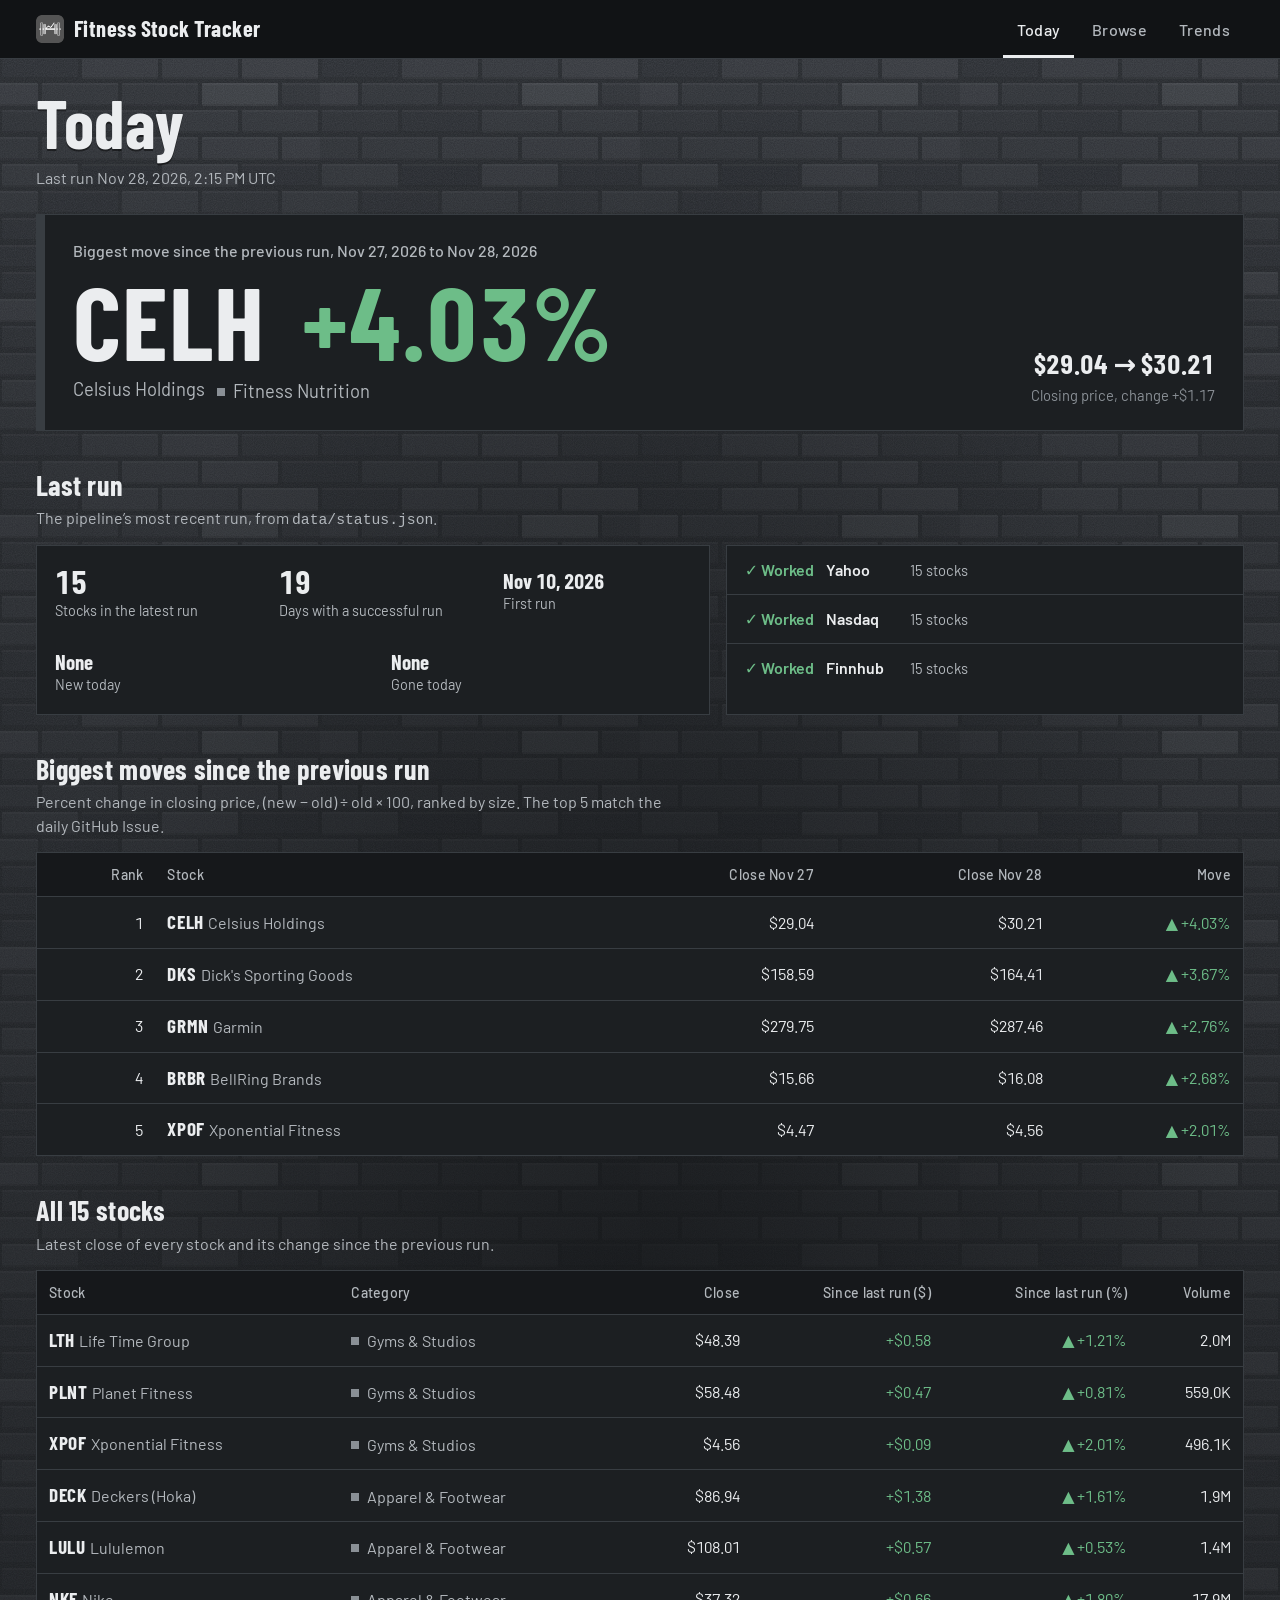
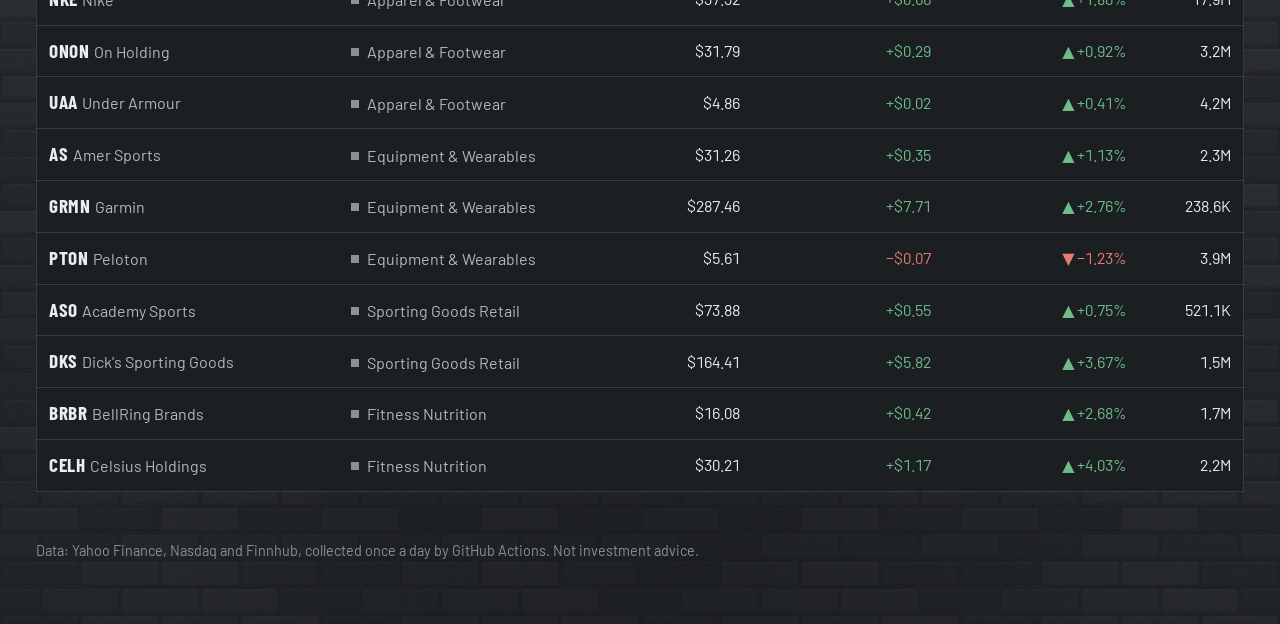
<file: index.html>
<!doctype html>
<html lang="en">
<head>
  <meta charset="utf-8">
  <meta name="viewport" content="width=device-width, initial-scale=1">
  <title>Today · Fitness Stock Tracker</title>
  <meta name="description" content="Latest prices and biggest moves for 15 fitness company stocks.">
  <meta name="theme-color" content="#111315">
  <link rel="manifest" href="manifest.webmanifest">
  <link rel="icon" href="icons/favicon-64.png" type="image/png">
  <link rel="apple-touch-icon" href="icons/apple-touch-icon.png">
  <link rel="stylesheet" href="assets/style.css?v=5">
</head>
<body>
  <nav class="nav" aria-label="Main">
    <div class="nav-inner">
      <a class="brand" href="index.html"><img src="icons/icon-192.png" alt="" width="30" height="30"><span>Fitness Stock Tracker</span></a>
      <div class="nav-links">
        <a href="index.html" aria-current="page">Today</a>
        <a href="browse.html">Browse</a>
        <a href="trends.html">Trends</a>
      </div>
    </div>
  </nav>
  <main>
    <div id="offline-notice" class="notice" hidden></div>
    <div class="page-head">
      <div>
        <h1>Today</h1>
        <p id="last-run">Loading the latest run…</p>
      </div>
    </div>

    <section class="scoreboard panel" id="scoreboard" aria-live="polite"></section>

    <section class="section" aria-labelledby="run-h">
      <h2 id="run-h">Last run</h2>
      <p class="lead">The pipeline’s most recent run, from <code>data/status.json</code>.</p>
      <div class="run-grid">
        <div class="panel stat-list" id="counts"></div>
        <div class="panel" id="sources"></div>
      </div>
    </section>

    <section class="section" aria-labelledby="moves-h">
      <h2 id="moves-h">Biggest moves since the previous run</h2>
      <p class="lead" id="moves-lead"></p>
      <div class="panel table-wrap" id="moves"></div>
    </section>

    <section class="section" aria-labelledby="all-h">
      <h2 id="all-h">All 15 stocks</h2>
      <p class="lead">Latest close of every stock and its change since the previous run.</p>
      <div class="panel table-wrap" id="latest"></div>
    </section>

    <p class="footer">Data: Yahoo Finance, Nasdaq and Finnhub, collected once a day by GitHub Actions. Not investment advice.</p>
  </main>
  <script src="assets/app.js?v=5"></script>
  <script src="assets/today.js?v=5"></script>
</body>
</html>
</file>
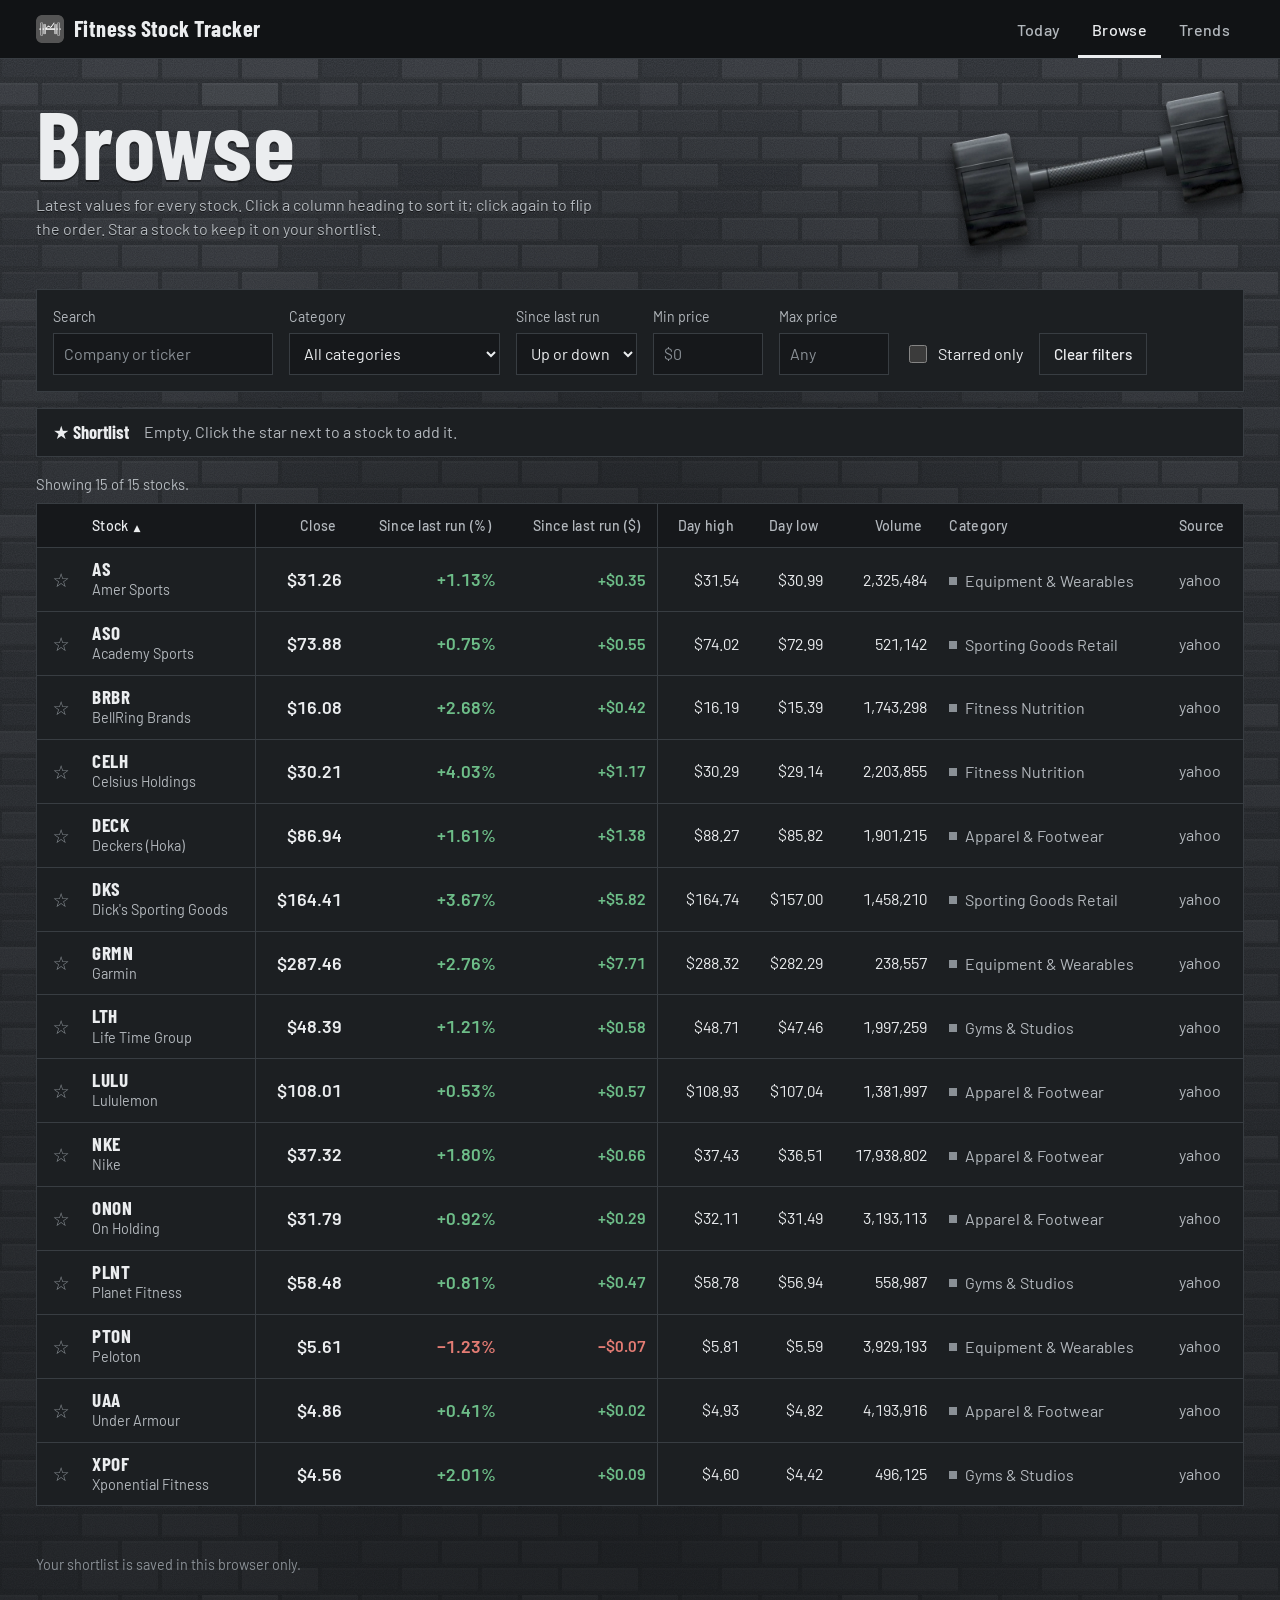
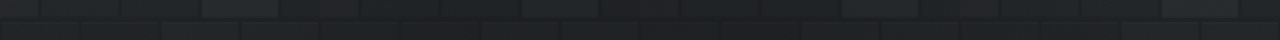
<file: browse.html>
<!doctype html>
<html lang="en">
<head>
  <meta charset="utf-8">
  <meta name="viewport" content="width=device-width, initial-scale=1">
  <title>Browse · Fitness Stock Tracker</title>
  <meta name="description" content="Filter, search, sort and star 15 fitness company stocks.">
  <meta name="theme-color" content="#111315">
  <link rel="manifest" href="manifest.webmanifest">
  <link rel="icon" href="icons/favicon-64.png" type="image/png">
  <link rel="apple-touch-icon" href="icons/apple-touch-icon.png">
  <link rel="stylesheet" href="assets/style.css?v=5">
</head>
<body>
  <nav class="nav" aria-label="Main">
    <div class="nav-inner">
      <a class="brand" href="index.html"><img src="icons/icon-192.png" alt="" width="30" height="30"><span>Fitness Stock Tracker</span></a>
      <div class="nav-links">
        <a href="index.html">Today</a>
        <a href="browse.html" aria-current="page">Browse</a>
        <a href="trends.html">Trends</a>
      </div>
    </div>
  </nav>
  <main>
    <div id="offline-notice" class="notice" hidden></div>
    <header class="page-head hero">
      <div class="hero-text">
        <h1>Browse</h1>
        <p>Latest values for every stock. Click a column heading to sort it; click again to flip the order. Star a stock to keep it on your shortlist.</p>
      </div>
      <img class="dumbbell" src="assets/img/dumbbell.webp" alt="" width="300" height="159" decoding="async">
    </header>

    <div class="panel filters-panel">
    <form class="controls" id="filters" role="search" onsubmit="return false">
      <label class="field">Search
        <input type="search" id="q" placeholder="Company or ticker" autocomplete="off">
      </label>
      <label class="field">Category
        <select id="f-category"><option value="">All categories</option></select>
      </label>
      <label class="field">Since last run
        <select id="f-direction">
          <option value="">Up or down</option>
          <option value="up">Up</option>
          <option value="down">Down</option>
        </select>
      </label>
      <label class="field">Source
        <select id="f-source"><option value="">All sources</option></select>
      </label>
      <label class="field">Min price
        <input type="number" id="f-min" min="0" step="1" inputmode="decimal" placeholder="$0">
      </label>
      <label class="field">Max price
        <input type="number" id="f-max" min="0" step="1" inputmode="decimal" placeholder="Any">
      </label>
      <label class="check"><input type="checkbox" id="f-starred"> Starred only</label>
      <button type="button" class="btn" id="clear-filters">Clear filters</button>
    </form>
    </div>

    <div class="shortlist panel" id="shortlist" aria-live="polite"></div>

    <p class="result-count" id="count" aria-live="polite"></p>
    <div class="panel table-wrap" id="table"></div>

    <p class="footer">Your shortlist is saved in this browser only.</p>
  </main>
  <script src="assets/app.js?v=5"></script>
  <script src="assets/browse.js?v=5"></script>
</body>
</html>
</file>
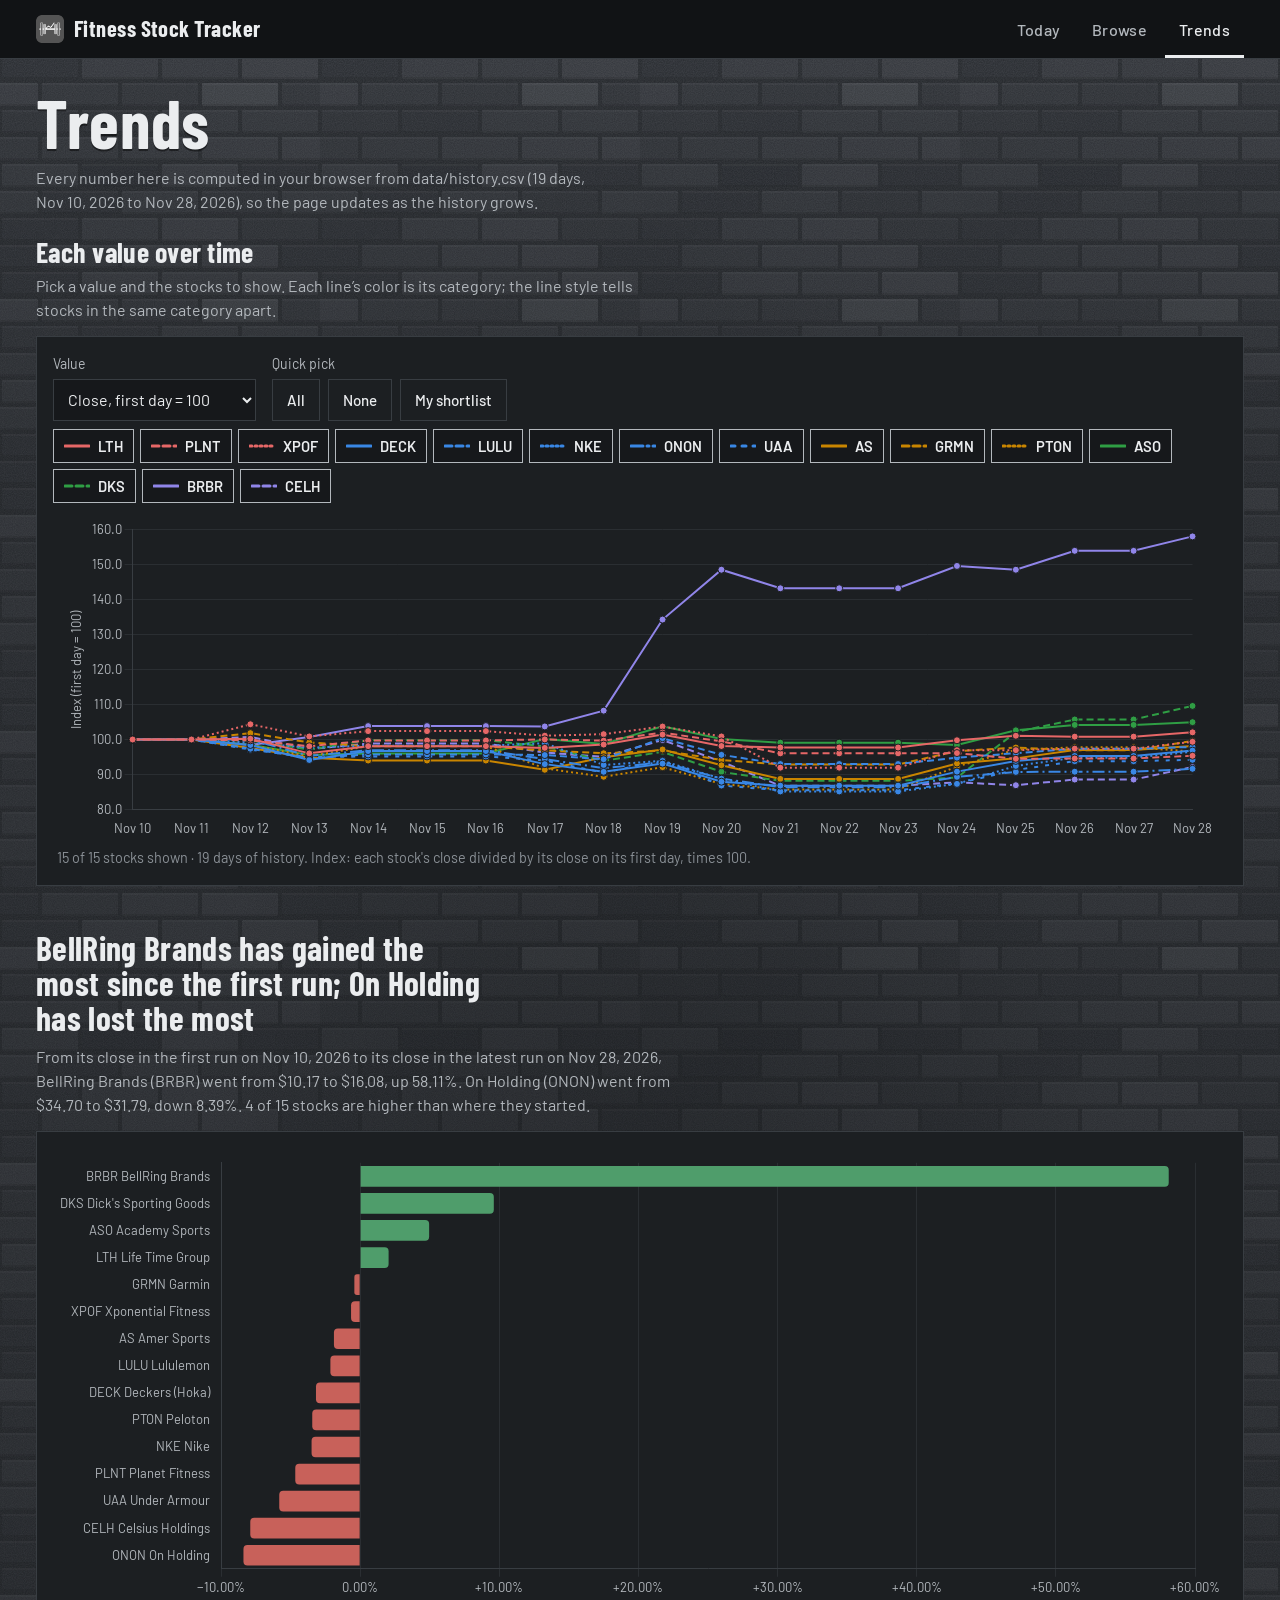
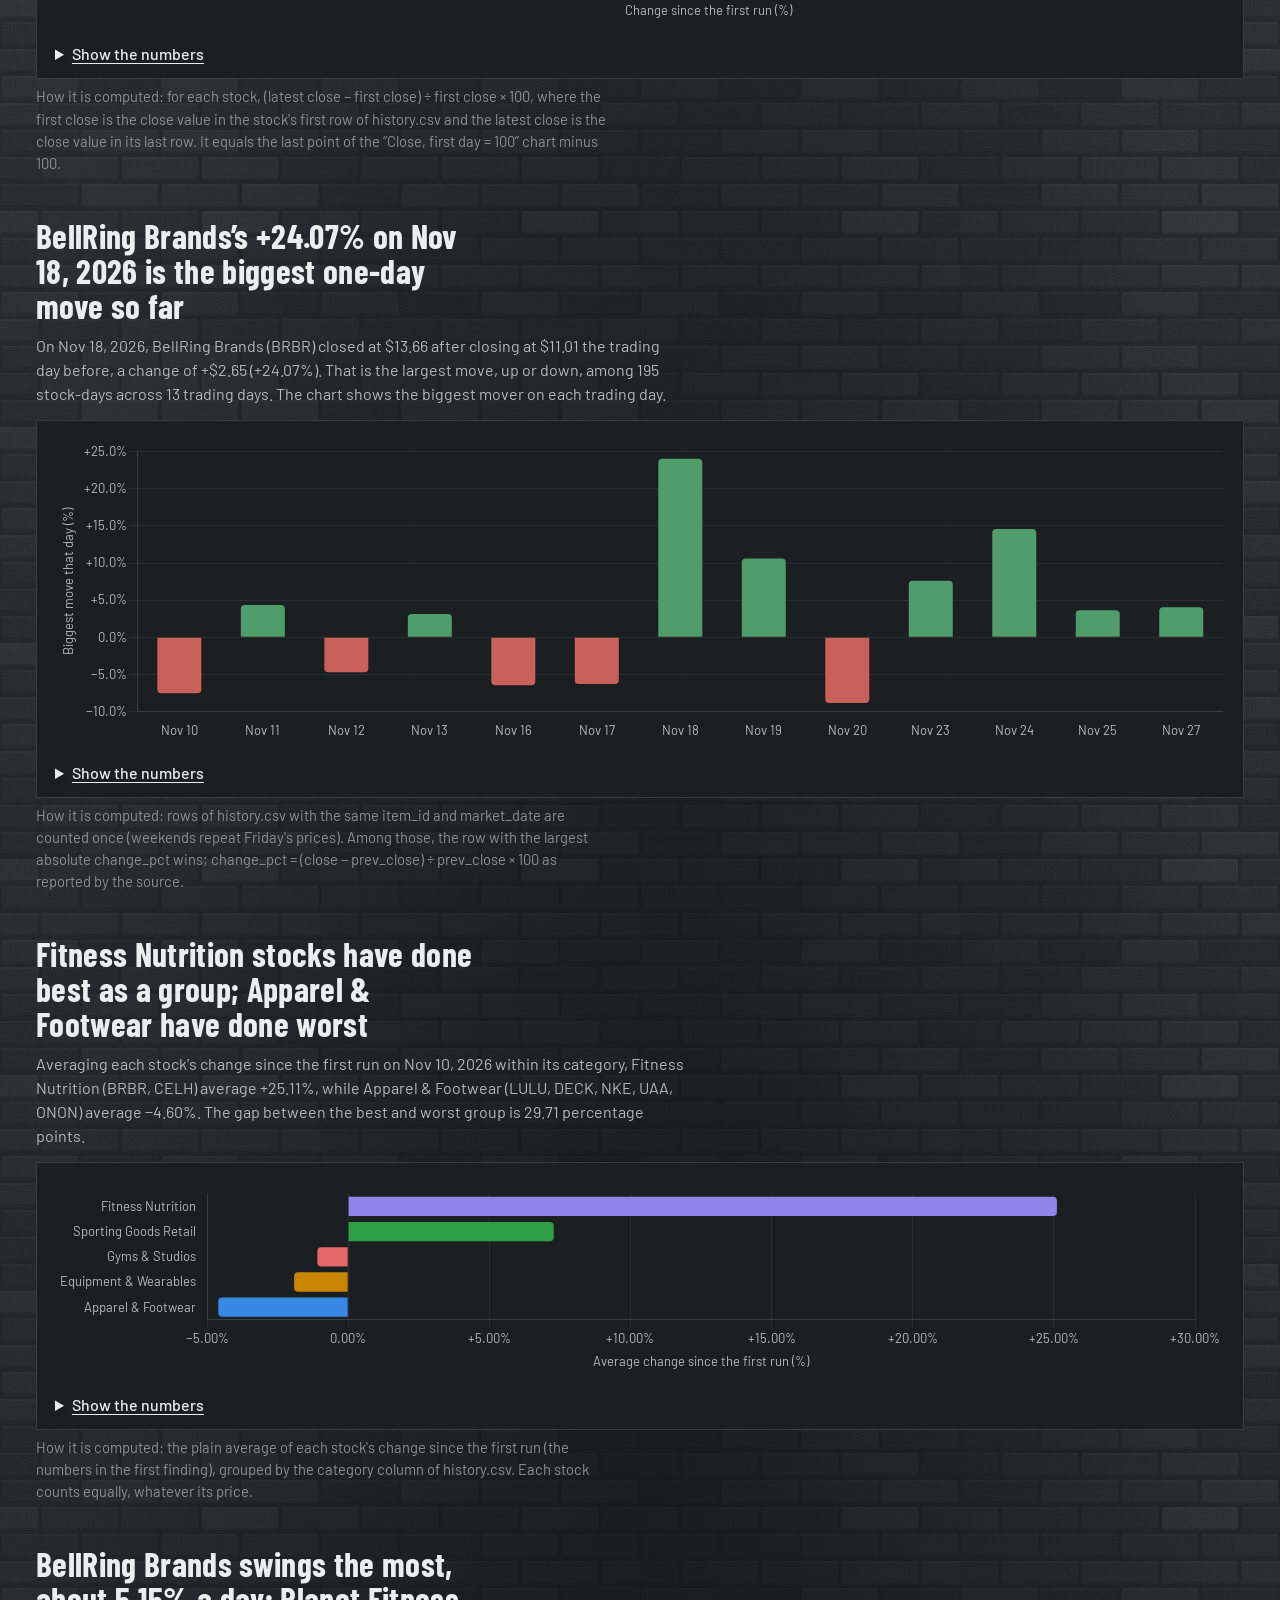
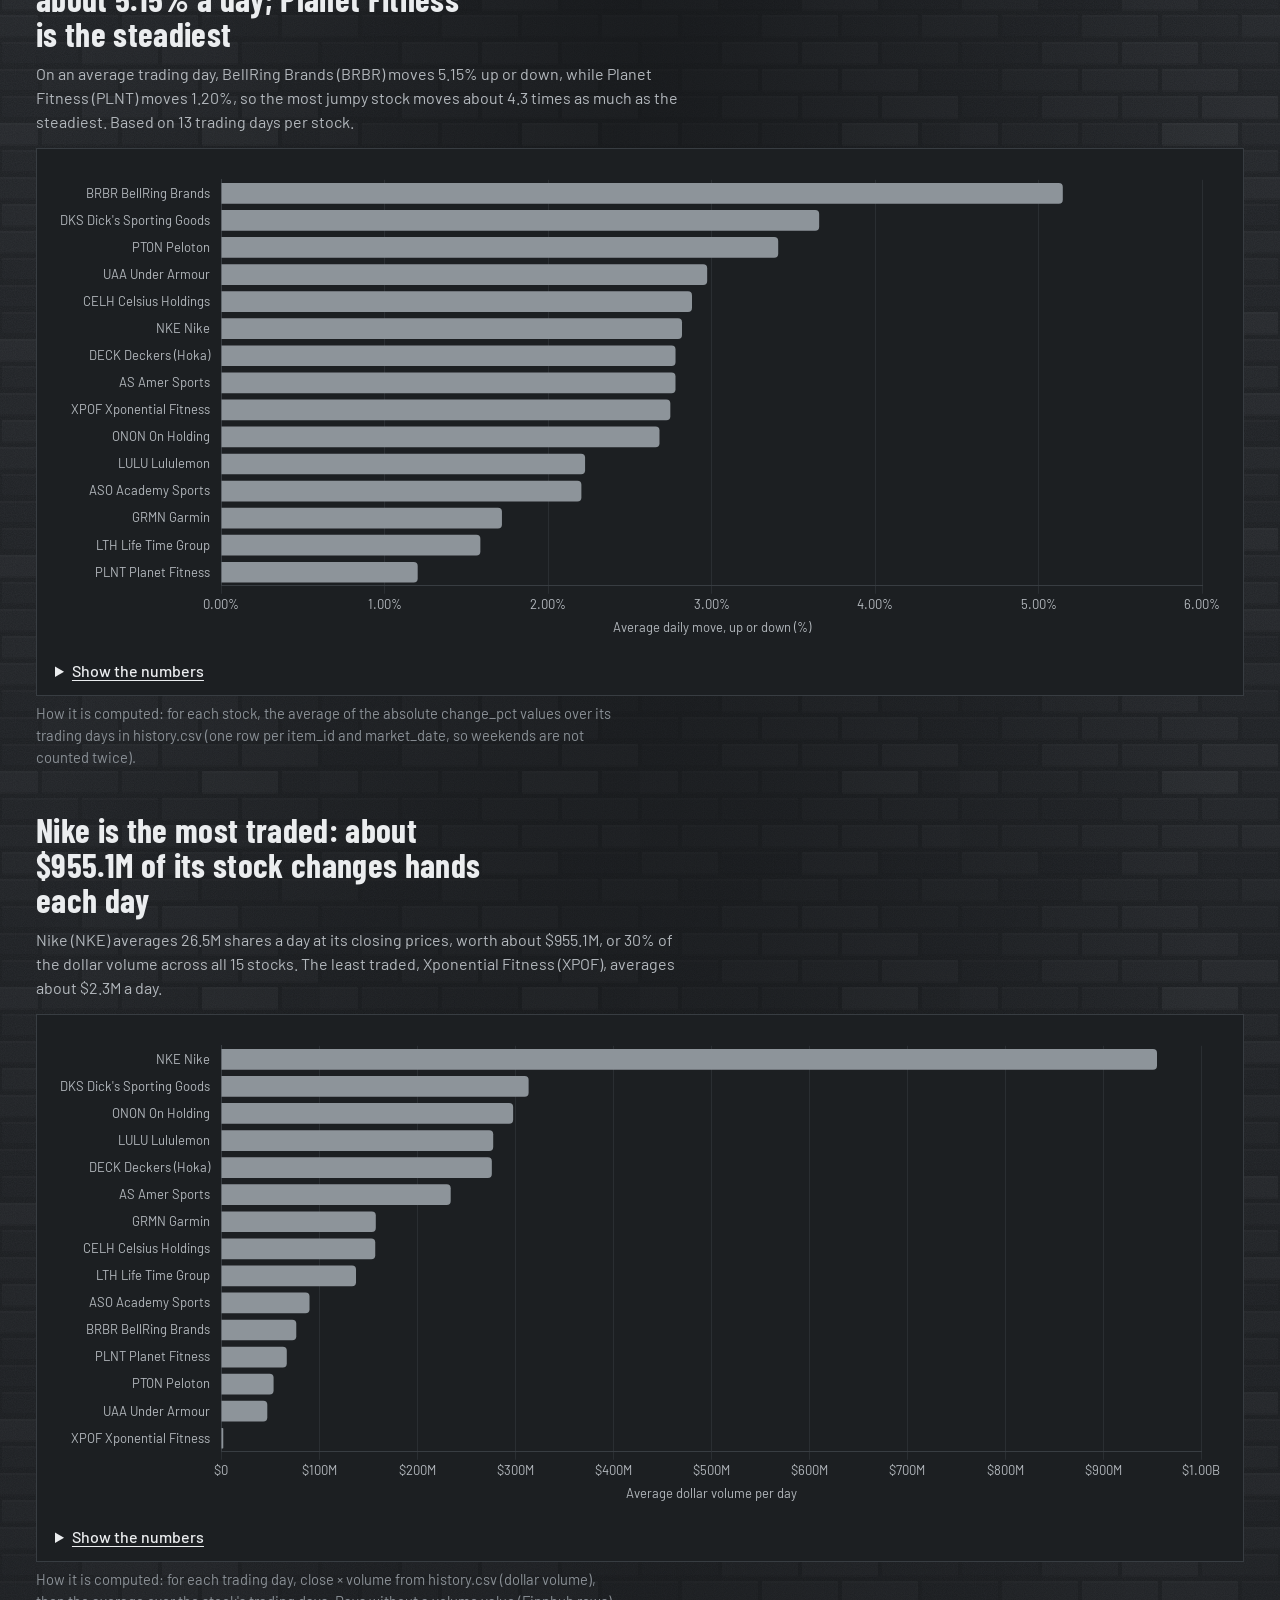
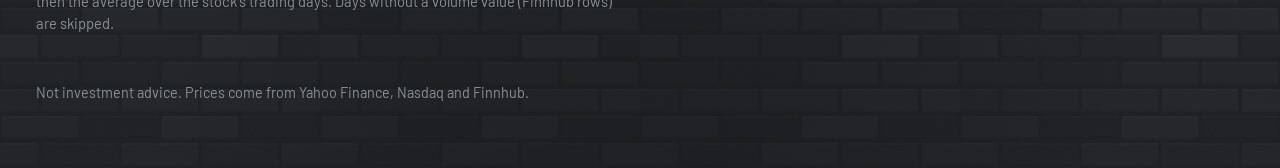
<file: trends.html>
<!doctype html>
<html lang="en">
<head>
  <meta charset="utf-8">
  <meta name="viewport" content="width=device-width, initial-scale=1">
  <title>Trends · Fitness Stock Tracker</title>
  <meta name="description" content="How 15 fitness company stocks have moved since the tracker's first run.">
  <meta name="theme-color" content="#111315">
  <link rel="manifest" href="manifest.webmanifest">
  <link rel="icon" href="icons/favicon-64.png" type="image/png">
  <link rel="apple-touch-icon" href="icons/apple-touch-icon.png">
  <link rel="stylesheet" href="assets/style.css?v=5">
</head>
<body>
  <nav class="nav" aria-label="Main">
    <div class="nav-inner">
      <a class="brand" href="index.html"><img src="icons/icon-192.png" alt="" width="30" height="30"><span>Fitness Stock Tracker</span></a>
      <div class="nav-links">
        <a href="index.html">Today</a>
        <a href="browse.html">Browse</a>
        <a href="trends.html" aria-current="page">Trends</a>
      </div>
    </div>
  </nav>
  <main>
    <div id="offline-notice" class="notice" hidden></div>
    <div class="page-head">
      <div>
        <h1>Trends</h1>
        <p id="trends-intro">Every number on this page is calculated in your browser from <code>data/history.csv</code>, so the page updates as the history grows.</p>
      </div>
    </div>

    <section class="section explorer" aria-labelledby="explore-h" style="margin-top:0">
      <h2 id="explore-h">Each value over time</h2>
      <p class="lead">Pick a value and the stocks to show. Each line’s color is its category; the line style tells stocks in the same category apart.</p>
      <div class="panel">
        <div class="controls explorer-controls">
          <label class="field">Value
            <select id="metric"></select>
          </label>
          <div class="field">Quick pick
            <div class="quick">
              <button type="button" class="btn" data-pick="all">All</button>
              <button type="button" class="btn" data-pick="none">None</button>
              <button type="button" class="btn" data-pick="starred">My shortlist</button>
            </div>
          </div>
        </div>
        <fieldset class="item-picker" id="picker">
          <legend class="visually-hidden">Stocks shown in the chart</legend>
        </fieldset>
        <div class="chart-box"><canvas id="explore-chart" role="img" aria-label="Line chart of the chosen value for the chosen stocks"></canvas></div>
        <p class="chart-note" id="explore-note"></p>
      </div>
    </section>

    <div id="findings"></div>

    <p class="footer">Not investment advice. Prices come from Yahoo Finance, Nasdaq and Finnhub.</p>
  </main>
  <script src="assets/vendor/chart.umd.js"></script>
  <script src="assets/app.js?v=5"></script>
  <script src="assets/trends.js?v=5"></script>
</body>
</html>
</file>
<file: assets/style.css>
/* Fitness Stock Tracker: one stylesheet shared by all three pages.
   Look: a stock board on the painted gray brick wall of an industrial gym.
   Neutral iron and charcoal everywhere; color only for gains and losses.
   Fonts: Barlow Condensed Bold (titles, headings, tickers) and Barlow
   (everything else), stored in assets/fonts so the site works offline. */

@font-face { font-family: "Barlow"; font-weight: 400; font-display: swap; src: url("fonts/barlow-latin-400-normal.woff2") format("woff2"); }
@font-face { font-family: "Barlow"; font-weight: 500; font-display: swap; src: url("fonts/barlow-latin-500-normal.woff2") format("woff2"); }
@font-face { font-family: "Barlow"; font-weight: 600; font-display: swap; src: url("fonts/barlow-latin-600-normal.woff2") format("woff2"); }
@font-face { font-family: "Barlow Condensed"; font-weight: 600; font-display: swap; src: url("fonts/barlow-condensed-latin-600-normal.woff2") format("woff2"); }
@font-face { font-family: "Barlow Condensed"; font-weight: 700; font-display: swap; src: url("fonts/barlow-condensed-latin-700-normal.woff2") format("woff2"); }

:root {
  color-scheme: dark;
  /* base palette */
  --page: #111315;      /* near-black page base */
  --surface: #1c1f22;   /* charcoal stock panels */
  --surface-2: #16181b; /* table header strip, inputs */
  --line: #383d42;      /* gunmetal borders */
  --ink: #ebedef;       /* off-white primary text */
  --ink-2: #b3b8bd;     /* secondary text */
  --muted: #8a9096;     /* labels, empty values */
  --grid: #2a2e32;      /* chart gridlines */
  /* performance: the only color on the page */
  --up: #6dbd88;
  --down: #e47c74;
  --flat: #8a9096;
  /* chart bars */
  --pos-bar: #4f9d6b;
  --neg-bar: #c8615a;
  --seq-bar: #8d949a;
  /* chart line identity by category (Trends chart only) */
  --cat-gyms: #e66767;
  --cat-apparel: #3987e5;
  --cat-equipment: #c98500;
  --cat-retail: #2f9e44;
  --cat-nutrition: #9085e9;
  --focus: #ebedef;
  --body: "Barlow", system-ui, -apple-system, "Segoe UI", sans-serif;
  --display: "Barlow Condensed", "Barlow", system-ui, sans-serif;
  --gap: 16px;
}

*, *::before, *::after { box-sizing: border-box; }
html { -webkit-text-size-adjust: 100%; }
body {
  margin: 0;
  color: var(--ink);
  font: 400 16px/1.5 var(--body);
  background-color: var(--page);
  /* painted brick, darkened toward the middle and the bottom so the
     texture shows most around the title and in the outer margins */
  background-image:
    radial-gradient(ellipse 62% 75% at 50% 62%, rgba(17, 19, 21, 0.62), rgba(17, 19, 21, 0) 78%),
    linear-gradient(to bottom, rgba(17, 19, 21, 0) 0, rgba(17, 19, 21, 0.2) 420px, rgba(17, 19, 21, 0.55) 100%),
    url("img/brick.svg");
  background-size: auto, auto, 320px 216px;
}
a { color: var(--ink); text-underline-offset: 3px; }
a:hover { text-decoration-thickness: 2px; }
:focus-visible { outline: 2px solid var(--focus); outline-offset: 2px; }
h1, h2, h3 { font-family: var(--display); font-weight: 700; line-height: 1.05; margin: 0; letter-spacing: 0.01em; }
h1 { font-size: clamp(2.6rem, 6vw, 4.25rem); }
h2 { font-size: 1.75rem; }
h3 { font-size: 1.3rem; }
p { margin: 0; }
code { font-size: 0.92em; }
.num, td.n, th.n { font-variant-numeric: tabular-nums lining-nums; }
.visually-hidden { position: absolute; width: 1px; height: 1px; overflow: hidden; clip: rect(0 0 0 0); white-space: nowrap; }

/* ---------- navigation bar (same on every page) ---------- */
.nav {
  position: sticky; top: 0; z-index: 10;
  background: var(--page);
  border-bottom: 1px solid var(--line);
}
.nav-inner {
  max-width: 1240px; margin: 0 auto; padding: 0 16px;
  display: flex; align-items: stretch; gap: 24px; min-height: 58px;
}
.brand {
  display: flex; align-items: center; gap: 10px;
  font-family: var(--display); font-weight: 700; font-size: 1.4rem; letter-spacing: 0.02em;
  color: var(--ink); text-decoration: none; white-space: nowrap;
}
.brand img { width: 28px; height: 28px; filter: grayscale(1) contrast(1.1); }
.nav-links { display: flex; gap: 4px; margin-left: auto; }
.nav-links a {
  display: flex; align-items: center;
  font: 500 1rem var(--body); letter-spacing: 0.02em;
  color: var(--ink-2); text-decoration: none;
  padding: 0 14px;
  box-shadow: inset 0 -3px 0 transparent;
}
.nav-links a:hover { color: var(--ink); box-shadow: inset 0 -3px 0 var(--line); }
.nav-links a[aria-current="page"] { color: var(--ink); box-shadow: inset 0 -3px 0 var(--ink); }
.nav-links a:focus-visible { outline-offset: -4px; }
@media (max-width: 560px) {
  .nav-inner { gap: 8px; }
  .brand span { display: none; }
  .nav-links a { padding: 0 10px; }
}

/* ---------- page layout ---------- */
main { max-width: 1240px; margin: 0 auto; padding: 28px 16px 64px; }
.page-head { display: flex; flex-wrap: wrap; align-items: end; justify-content: space-between; gap: 8px 24px; margin-bottom: 24px; }
.page-head h1 { text-shadow: 0 2px 0 rgba(0, 0, 0, 0.45); }
.page-head p { color: var(--ink-2); max-width: 62ch; margin-top: 8px; }
.section { margin-top: 40px; }
.section > h2 { margin-bottom: 6px; }
.section > .lead { color: var(--ink-2); margin-bottom: 14px; max-width: 70ch; }
.panel {
  background: var(--surface);
  border: 1px solid var(--line);
}
.notice {
  padding: 10px 14px; margin-bottom: 16px;
  background: var(--surface); border: 1px solid var(--line); border-left: 4px solid var(--ink-2);
  color: var(--ink-2);
}
.notice[hidden] { display: none; }
.footer { color: var(--muted); font-size: 0.9rem; margin-top: 48px; }

/* ---------- Browse hero: title on the brick, dumbbell opposite ---------- */
.hero {
  position: relative;
  min-height: 200px;
  display: flex; align-items: flex-end;
  margin: -28px 0 24px;
  padding: 40px 0 24px;
}
.hero-text { position: relative; z-index: 1; max-width: min(62ch, calc(100% - 330px)); }
.hero h1 { font-size: clamp(3.4rem, 9vw, 6rem); line-height: 0.9; }
.hero p { text-shadow: 0 1px 0 rgba(0, 0, 0, 0.6); }
.dumbbell {
  position: absolute; right: 0; top: 50%;
  width: clamp(190px, 23vw, 300px); height: auto;
  transform: translateY(-46%);
  filter: drop-shadow(0 8px 6px rgba(0, 0, 0, 0.5));
  pointer-events: none; user-select: none;
}
@media (max-width: 900px) {
  .hero-text { max-width: calc(100% - 30vw); }
  .dumbbell { width: 26vw; }
}
@media (max-width: 600px) {
  .hero { min-height: 0; padding-top: 28px; }
  .hero-text { max-width: none; }
  .dumbbell { display: none; }
}

/* ---------- up / down values ---------- */
.up { color: var(--up); }
.down { color: var(--down); }
.flat { color: var(--flat); }

/* ---------- category tag (neutral: color is reserved for performance) ---------- */
.plate {
  display: inline-block; width: 8px; height: 8px;
  margin-right: 8px; vertical-align: 0.05em;
  background: var(--muted);
}
.cat-tag { display: inline-flex; align-items: center; color: var(--ink-2); white-space: nowrap; }

/* ---------- tables ---------- */
.table-wrap { overflow-x: auto; }
table { width: 100%; border-collapse: collapse; }
th, td { padding: 11px 12px; text-align: left; border-bottom: 1px solid var(--line); white-space: nowrap; }
th { font-weight: 500; color: var(--ink-2); font-size: 0.88rem; letter-spacing: 0.02em; background: var(--surface-2); }
td.n, th.n { text-align: right; }
tbody tr:last-child td { border-bottom: 0; }
tbody tr:hover td { background: #22262a; }
.ticker { font-family: var(--display); font-weight: 700; font-size: 1.2rem; letter-spacing: 0.03em; color: var(--ink); }
.company { color: var(--ink-2); }
th button.sort {
  all: unset; cursor: pointer; display: inline-flex; gap: 5px; align-items: center;
}
th button.sort:hover { color: var(--ink); }
th button.sort:focus-visible { outline: 2px solid var(--focus); outline-offset: 3px; }
th[aria-sort="ascending"] .arrow::after { content: "▲"; font-size: 0.65em; }
th[aria-sort="descending"] .arrow::after { content: "▼"; font-size: 0.65em; }
th[aria-sort] { color: var(--ink); box-shadow: inset 0 -2px 0 var(--ink); }

/* ---------- form controls ---------- */
.controls { display: flex; flex-wrap: wrap; gap: 12px 16px; align-items: end; margin-bottom: 16px; }
.field { display: flex; flex-direction: column; gap: 5px; font-size: 0.88rem; color: var(--ink-2); }
.field[hidden] { display: none; }
input[type="search"], input[type="number"], select {
  font: 400 1rem var(--body); color: var(--ink); background: var(--surface-2);
  border: 1px solid var(--line); border-radius: 0; padding: 8px 10px; min-height: 42px;
}
input::placeholder { color: var(--muted); }
input[type="search"] { min-width: 220px; }
input[type="number"] { width: 110px; }
input:hover, select:hover { border-color: #5a6066; }
.check { display: inline-flex; align-items: center; gap: 8px; min-height: 42px; color: var(--ink); }
.check input { width: 18px; height: 18px; accent-color: var(--ink); }
button.btn {
  font: 500 0.95rem var(--body); color: var(--ink); background: transparent;
  border: 1px solid var(--line); border-radius: 0; padding: 8px 14px; min-height: 42px; cursor: pointer;
}
button.btn:hover { border-color: var(--ink); }

/* ---------- star button ---------- */
button.star {
  all: unset; cursor: pointer; font-size: 1.2rem; line-height: 1; width: 32px; height: 32px;
  display: inline-grid; place-items: center; color: var(--muted);
}
button.star[aria-pressed="true"] { color: var(--ink); }
button.star:hover { color: var(--ink); background: var(--surface-2); }
button.star:focus-visible { outline: 2px solid var(--focus); }

/* ---------- details: numbers behind a chart ---------- */
details.numbers { margin-top: 12px; }
details.numbers summary { cursor: pointer; color: var(--ink); font-weight: 500; text-decoration: underline; text-underline-offset: 3px; }
details.numbers table { margin-top: 8px; font-size: 0.92rem; }

/* ---------- charts ---------- */
.chart-box { position: relative; height: 340px; padding: 12px 12px 8px; }
@media (max-width: 560px) { .chart-box { height: 280px; } }

/* ---------- Today: scoreboard ---------- */
.scoreboard {
  position: relative; overflow: hidden;
  display: grid; grid-template-columns: 1fr auto; gap: 8px 32px; align-items: end;
  padding: 24px 28px 24px 36px;
}
.scoreboard::before { content: ""; position: absolute; left: 0; top: 0; bottom: 0; width: 8px; background: var(--line); }
.scoreboard .label { color: var(--ink-2); font-weight: 500; grid-column: 1 / -1; }
.scoreboard .big {
  font-family: var(--display); font-weight: 700; line-height: 0.95;
  font-size: clamp(3.2rem, 11vw, 6.5rem); letter-spacing: 0.01em;
  display: flex; flex-wrap: wrap; gap: 0 0.35em; align-items: baseline;
}
.scoreboard .big .move { font-variant-numeric: tabular-nums; }
.scoreboard .who { font-size: 1.15rem; margin-top: 6px; }
.scoreboard .who .company { margin-right: 12px; }
.scoreboard .side { text-align: right; font-variant-numeric: tabular-nums; }
.scoreboard .side .from-to { font-family: var(--display); font-weight: 700; font-size: 1.7rem; }
.scoreboard .side .when { color: var(--muted); font-size: 0.92rem; }
@media (max-width: 640px) {
  .scoreboard { grid-template-columns: 1fr; padding: 20px 16px 20px 26px; }
  .scoreboard .side { text-align: left; }
}

/* ---------- Today: run status ---------- */
.run-grid { display: grid; grid-template-columns: 1.3fr 1fr; gap: var(--gap); }
@media (max-width: 760px) { .run-grid { grid-template-columns: 1fr; } }
.stat-list { display: grid; grid-template-columns: repeat(6, 1fr); padding: 6px 0; }
.stat { padding: 12px 18px; grid-column: span 2; }
.stat:nth-child(n+4) { grid-column: span 3; }  /* 3 on the first row, 2 on the second */
@media (max-width: 480px) { .stat-list { grid-template-columns: repeat(2, 1fr); } .stat, .stat:nth-child(n+4) { grid-column: auto; } }
.stat .v { font-family: var(--display); font-weight: 700; font-size: 2rem; line-height: 1.1; }
.stat .k { color: var(--ink-2); font-size: 0.9rem; }
.stat .v.small { font-size: 1.3rem; padding-top: 6px; }
.source-row { display: flex; gap: 12px; align-items: baseline; padding: 12px 18px; border-bottom: 1px solid var(--line); }
.source-row:last-child { border-bottom: 0; }
.source-row .badge { font-weight: 600; white-space: nowrap; }
.source-row .badge.ok { color: var(--up); }
.source-row .badge.fail { color: var(--down); }
.source-row .name { font-weight: 600; text-transform: capitalize; min-width: 72px; }
.source-row .detail { color: var(--ink-2); font-size: 0.92rem; }
.empty { padding: 18px; color: var(--ink-2); }

/* ---------- Browse ---------- */
.filters-panel { padding: 16px; margin-bottom: var(--gap); }
.filters-panel .controls { margin-bottom: 0; }
.shortlist { display: flex; flex-wrap: wrap; gap: 8px; align-items: center; padding: 10px 16px; margin-bottom: var(--gap); }
.shortlist .title { font-family: var(--display); font-weight: 700; font-size: 1.15rem; margin-right: 6px; }
.shortlist .chip {
  display: inline-flex; align-items: center; gap: 6px; padding: 3px 4px 3px 10px;
  border: 1px solid var(--line); background: var(--surface-2); font-variant-numeric: tabular-nums;
}
.shortlist .chip button { all: unset; cursor: pointer; padding: 0 6px; color: var(--muted); }
.shortlist .chip button:hover { color: var(--ink); }
.shortlist .chip button:focus-visible { outline: 2px solid var(--focus); }
.result-count { color: var(--ink-2); margin: 0 0 8px; font-size: 0.92rem; }

/* the stock board */
.board td { font-variant-numeric: tabular-nums lining-nums; }
.board th, .board td { padding-left: 11px; padding-right: 11px; }
.board .col-star { width: 44px; min-width: 44px; padding: 0 0 0 8px; }
.board td.stock { white-space: normal; min-width: 140px; max-width: 200px; }
.board td.stock .ticker { display: block; line-height: 1.05; }
.board td.stock .company { display: block; font-size: 0.9rem; line-height: 1.3; margin-top: 2px; }
.board td.price { font-size: 1.12rem; font-weight: 600; color: var(--ink); }
.board td.perf { font-weight: 600; }
.board td.perf.key { font-size: 1.12rem; }
.board th.split, .board td.split { border-left: 1px solid var(--line); }
/* keep the ticker in view when the table scrolls sideways */
.board .col-star, .board td.stock, .board th.col-stock {
  position: sticky; z-index: 1; background: var(--surface);
}
.board .col-star { left: 0; }
.board td.stock, .board th.col-stock { left: 44px; box-shadow: inset -1px 0 0 var(--line); }
.board thead .col-star, .board thead th.col-stock { background: var(--surface-2); }
.board tbody tr:hover td.stock, .board tbody tr:hover .col-star { background: #22262a; }
@media (max-width: 600px) {
  th, td { padding: 10px 10px; }
  .board td.stock { min-width: 118px; max-width: 150px; }
  .board td.stock .company { font-size: 0.85rem; }
  .filters-panel { padding: 12px; }
  input[type="search"] { min-width: 0; width: 100%; }
  .filters-panel .field:first-child { flex: 1 1 100%; }
}

/* ---------- Trends ---------- */
.explorer .panel { padding: 16px 16px 8px; }
.explorer-controls { margin-bottom: 8px; }
.quick { display: flex; gap: 8px; flex-wrap: wrap; }
.item-picker { border: 0; margin: 0 0 4px; padding: 0; display: flex; flex-wrap: wrap; gap: 6px; }
.pick {
  display: inline-flex; align-items: center; gap: 8px; cursor: pointer;
  padding: 5px 10px; border: 1px solid var(--line); font-size: 0.92rem; user-select: none;
}
.pick input { position: absolute; opacity: 0; pointer-events: none; }
.pick svg { flex: none; }
.pick:has(input:checked) { border-color: var(--ink-2); background: var(--surface-2); font-weight: 600; }
.pick:has(input:not(:checked)) { color: var(--muted); }
.pick:has(input:not(:checked)) svg { opacity: 0.35; }
.pick:has(input:focus-visible) { outline: 2px solid var(--focus); outline-offset: 2px; }
.chart-note { color: var(--muted); font-size: 0.9rem; padding: 0 4px 8px; }
.finding { margin-top: 44px; }
.finding h2 { font-size: clamp(1.6rem, 3.4vw, 2.1rem); max-width: 30ch; }
.finding .explain { color: var(--ink-2); margin: 10px 0 14px; max-width: 72ch; }
.finding .how { color: var(--muted); font-size: 0.92rem; margin-top: 6px; max-width: 72ch; }
.finding .panel { padding: 8px 8px 12px; }
.finding details.numbers { padding: 0 10px; }

@media (prefers-reduced-motion: reduce) {
  * { animation: none !important; transition: none !important; }
}
</file>
